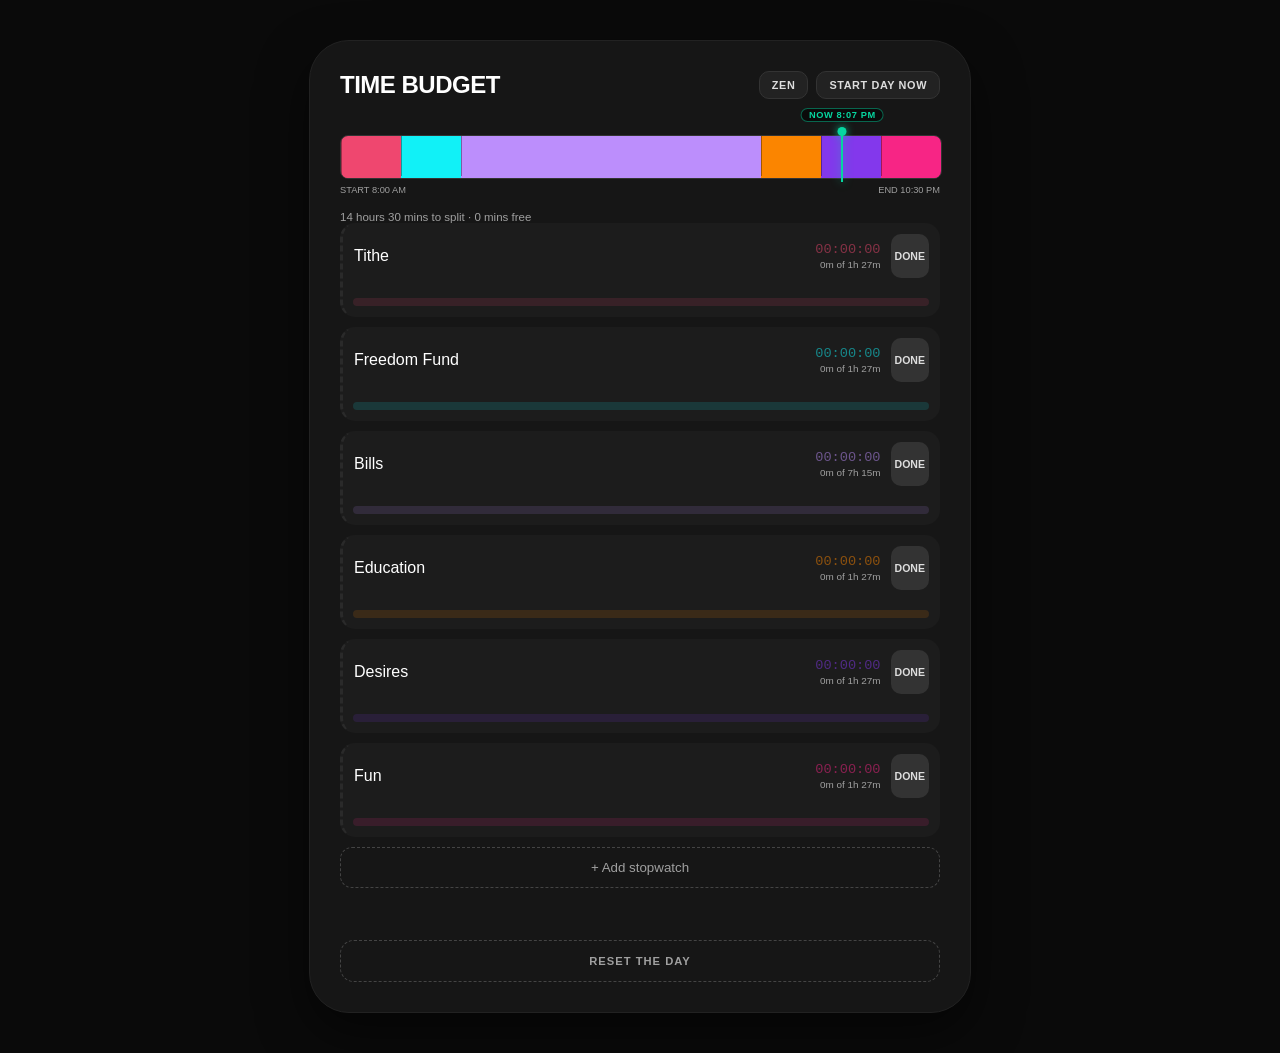
<file: index.html>
<!DOCTYPE html>
<html lang="en">
<head>
    <meta charset="UTF-8">
    <meta name="viewport" content="width=device-width, initial-scale=1.0, maximum-scale=1.0, user-scalable=no">
    <link rel="icon" href="data:image/svg+xml,<svg xmlns='http://www.w3.org/2000/svg' viewBox='0 0 100 100'><circle cx='50' cy='50' r='42' fill='%23161616' stroke='%233a86ff' stroke-width='9'/><line x1='50' y1='50' x2='50' y2='26' stroke='%233a86ff' stroke-width='9' stroke-linecap='round'/><line x1='50' y1='50' x2='68' y2='50' stroke='%233a86ff' stroke-width='9' stroke-linecap='round'/></svg>">
    <title>Overlap Time Budgeter</title>
    <link rel="stylesheet" href="styles.css">
</head>
<body>

<div class="app-container mode-run" id="app">
    <div class="title-row">
        <h1>Time Budget</h1>
        <div class="header-actions">
            <button class="hdr-btn" id="zenBtn" title="Toggle zen focus overlay">Zen</button>
            <button class="hdr-btn" id="startNowBtn" title="Set wake to now, pick an end time, and re-plan the rest of the day">Start day now</button>
        </div>
    </div>

    <!-- Day window: three markers (START / NOW / END) over the wake→bed bar, split
         into colored slices per stopwatch. Tap to edit wake/bed. -->
    <div class="timeline" id="visualizer" role="button" tabindex="0" aria-label="Edit day window" title="Tap to edit wake / bed times">
        <div class="tl-bar">
            <div class="tl-segs" id="tlSegs"></div>
            <div class="tl-now" id="tlNow"><span class="tl-now-dot"></span><span class="tl-now-label" id="tlNowLabel">NOW</span></div>
        </div>
        <div class="tl-markers" id="tlMarkers">
            <span class="tl-marker tl-marker-start" id="tlStartLabel">START</span>
            <span class="tl-marker tl-marker-end" id="tlEndLabel">END</span>
        </div>
    </div>
    <div id="vizCaption" class="viz-caption"></div>

    <div id="percentContainer"></div>
    <button class="btn-add" id="addPercentBtn">+ Add stopwatch</button>

    <div id="warning" class="total-warning">Total percentage exceeds 100%!</div>

    <div class="results-list" id="resultsList"></div>

    <button class="btn-reset" id="resetBtn">Reset the Day</button>
</div>

<div class="toast" id="toast">
    <span id="toastLabel"></span>
    <button id="toastUndo">Undo</button>
</div>

<div class="zen-overlay" id="zenOverlay" aria-hidden="true">
    <div class="zen-content" id="zenContent"></div>
    <button class="zen-exit" id="zenExit" aria-label="Exit zen mode">Exit zen</button>
</div>

<div class="modal-backdrop" id="resetModal" role="dialog" aria-modal="true" aria-labelledby="resetTitle">
    <div class="modal-card">
        <h2 id="resetTitle">Are you ready to start a new day?</h2>
        <p>This zeros every timer and stops anything still running. Your categories and budgets stay put.</p>
        <div class="modal-actions">
            <button class="btn-confirm" id="modalConfirm" aria-label="Hold to start a new day">
                <span class="htc-fill"></span>
                <span class="htc-label">Hold to start new day</span>
            </button>
            <button class="btn-cancel" id="modalCancel">Not yet</button>
        </div>
    </div>
</div>

<div class="modal-backdrop" id="doneModal" role="dialog" aria-modal="true" aria-labelledby="doneTitle">
    <div class="modal-card">
        <h2 id="doneTitle">Mark done</h2>
        <p id="doneSub">How much time did you use? The leftover reflows to your other categories.</p>
        <div class="done-slider-row">
            <input type="range" id="doneSlider" min="0" max="0" step="1" value="0" aria-label="Time used in minutes">
            <span id="doneVal">0 mins</span>
        </div>
        <div class="modal-actions">
            <button class="btn-confirm" id="doneConfirm"><span class="htc-label">Confirm</span></button>
            <button class="btn-cancel" id="doneCancel">Cancel</button>
        </div>
    </div>
</div>

<!-- Start day now: set wake to the current time, pick an end time, re-plan the day -->
<div class="modal-backdrop" id="startNowModal" role="dialog" aria-modal="true" aria-labelledby="startNowTitle">
    <div class="modal-card">
        <h2 id="startNowTitle">Start the day from now</h2>
        <p id="startNowSub">This sets your wake time to now and erases every timer you've already logged today. Your categories and budgets stay.</p>
        <div class="done-slider-row">
            <input type="range" id="startNowSlider" min="0" max="24" step="0.25" value="0" aria-label="End time in hours from now">
            <span id="startNowReadout"></span>
        </div>
        <div class="modal-actions">
            <button class="btn-confirm" id="startNowConfirm"><span class="htc-label">Start day</span></button>
            <button class="btn-cancel" id="startNowCancel">Cancel</button>
        </div>
    </div>
</div>

<!-- Per-category edit bottom-sheet (built dynamically in app.js) -->
<div class="sheet-backdrop" id="editBackdrop" role="dialog" aria-modal="true" aria-labelledby="editTitle">
    <div class="sheet" id="editSheet">
        <div class="sheet-handle"></div>
        <div class="sheet-head">
            <div class="sheet-title" id="editTitle">Edit</div>
            <button class="sheet-close" id="editClose" aria-label="Close edit">✕</button>
        </div>
        <div class="sheet-body" id="editBody"></div>
        <div class="sheet-actions">
            <button class="btn-danger" id="editDelete">Delete category</button>
        </div>
    </div>
</div>

<!-- Day window bottom-sheet (built dynamically in app.js) -->
<div class="sheet-backdrop" id="dayBackdrop" role="dialog" aria-modal="true" aria-labelledby="dayTitle">
    <div class="sheet" id="daySheet">
        <div class="sheet-handle"></div>
        <div class="sheet-head">
            <div class="sheet-title" id="dayTitle">Day Window</div>
            <button class="sheet-close" id="dayClose" aria-label="Close day window">✕</button>
        </div>
        <div class="sheet-body" id="dayBody"></div>
    </div>
</div>

<script src="app.js"></script>

</body>
</html>
</file>
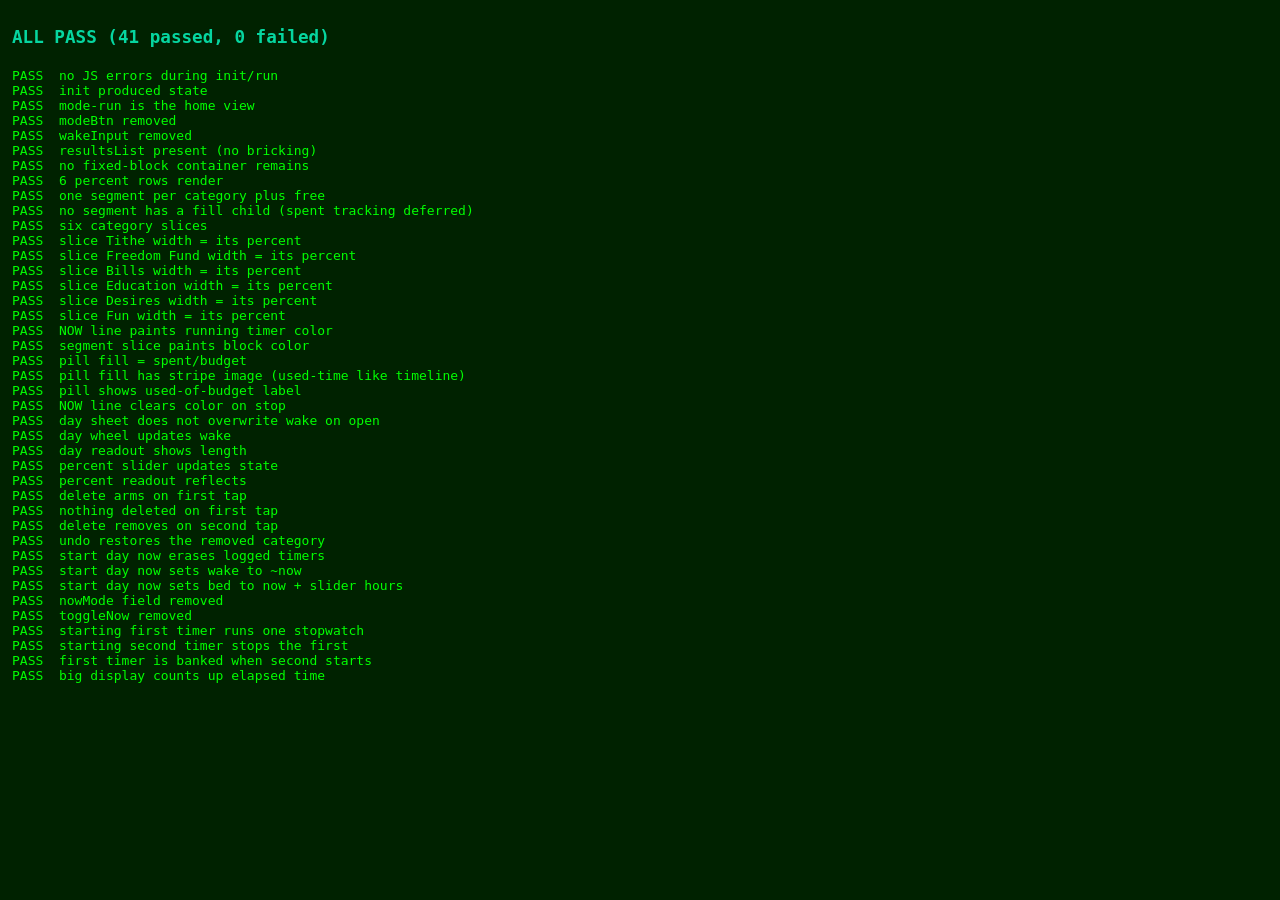
<file: test/harness.html>
<!DOCTYPE html>
<html lang="en">
<head><meta charset="UTF-8"><title>Overlap Budgeter — test harness</title>
<style>
  body { background:#020; color:#0f0; font-family:monospace; white-space:pre-wrap; padding:12px; margin:0; }
  .fail { color:#ff4d4d; }
  .pass { color:#06d6a0; }
  #__summary { font-weight:bold; font-size:1.1rem; margin-bottom:6px; }
</style></head>
<body>
<div id="__summary">running…</div>
<div id="__results"></div>

<!-- The real app, loaded in an iframe. Same-origin so we can reach its globals.
     src is set by the script AFTER wiring the error catcher so init errors are captured. -->
<!-- Laid out but invisible (opacity, not display:none — display:none prevents
     scroll/layout, which breaks the scroll-wheel tests). -->
<iframe id="app" style="position:fixed; top:0; left:0; width:390px; height:844px; opacity:0; z-index:-1; pointer-events:none"></iframe>

<script>
(function(){
  var iframe = document.getElementById('app');
  var results = document.getElementById('__results');
  var summary = document.getElementById('__summary');
  var errors = [];
  var passed = 0, failed = 0;
  function ok(name){ passed++; results.textContent += 'PASS  ' + name + '\n'; }
  function bad(name, why){ failed++; results.textContent += 'FAIL  ' + name + ' :: ' + why + '\n'; }
  function assert(name, cond, why){ cond ? ok(name) : bad(name, why || 'condition false'); }

  // Wire the error catcher on the iframe's window before navigating it, so
  // errors thrown during the app's init() are captured.
  var W = iframe.contentWindow;
  W.addEventListener('error', function(e){
    errors.push((e.message || 'error') + ' @ ' + (e.filename || '').split('/').pop() + ':' + e.lineno);
  });

  iframe.addEventListener('load', function(){
    // The app's top-level let/const (state, segEls) are lexical globals, not on
    // window, so reach them through eval in the iframe's global scope. Function
    // declarations are on window too, but going through eval keeps it uniform.
    var state    = W.eval('state');
    var segEls   = W.eval('segEls');
    var openEditSheet  = W.eval('openEditSheet');
    var closeEditSheet = W.eval('closeEditSheet');
    var openDaySheet   = W.eval('openDaySheet');
    var closeDaySheet   = W.eval('closeDaySheet');
    var updateLive = W.eval('updateLive');
    var nowMs      = W.eval('nowMs');
    var save       = W.eval('save');
    var D = iframe.contentDocument;

    try {
      // 1. Init / run-view home
      assert('no JS errors during init/run', errors.length === 0, errors.join('; '));
      assert('init produced state', state && typeof state === 'object');
      assert('mode-run is the home view', D.getElementById('app').classList.contains('mode-run'));
      assert('modeBtn removed', !D.getElementById('modeBtn'));
      assert('wakeInput removed', !D.getElementById('wakeInput'));
      assert('resultsList present (no bricking)', !!D.getElementById('resultsList'));
      assert('no fixed-block container remains', !D.getElementById('fixedContainer'));
      assert('6 percent rows render', D.querySelectorAll('#percentContainer .category-row').length === 6, D.querySelectorAll('#percentContainer .category-row').length + ' rows');

      // 2. Allocation slices (one per category sized by % of bank, no fill child)
      var segs = D.querySelectorAll('#tlSegs .segment');
      assert('one segment per category plus free', segs.length === 7, segs.length + ' segments');
      var fills = D.querySelectorAll('#tlSegs .segment .segment-fill');
      assert('no segment has a fill child (spent tracking deferred)', fills.length === 0, fills.length + ' fills remain');
      var catSegs = D.querySelectorAll('#tlSegs .segment:not(.free)');
      assert('six category slices', catSegs.length === 6, catSegs.length + ' cat slices');
      state.percent.forEach(function(blk){
        var s = segEls[blk.id];
        var w = parseFloat(s.style.width) || 0;
        assert('slice ' + blk.name + ' width = its percent', Math.abs(w - blk.percent) < 0.01, blk.name + ' w=' + w + ' pct=' + blk.percent);
      });

      // 3. NOW line paints the running timer's color; segment slice paints block color; pill fill reflects spent/budget
      var b = state.percent[0];                 // Tithe, 10% of the wake→bed bank
      var orig = { sa: b.startedAt, bk: b.banked, done: b.done, usedSec: b.usedSec };
      b.banked = 0; b.startedAt = nowMs() - 60 * 1000; b.done = false; b.usedSec = 0;   // 1 minute spent
      updateLive();
      var nowColor = D.getElementById('tlNow').style.getPropertyValue('--now-color');
      assert('NOW line paints running timer color', nowColor === b.color, 'got ' + nowColor);
      var seg = segEls[b.id];
      var segBg = seg.style.backgroundColor;
      // Browsers may normalize hex to rgb(); accept either form.
      assert('segment slice paints block color', segBg !== '' && (segBg === b.color || segBg.replace(/\s/g,'').toLowerCase() === ('rgb(' + [parseInt(b.color.slice(1,3),16), parseInt(b.color.slice(3,5),16), parseInt(b.color.slice(5,7),16)].join(',') + ')').toLowerCase()), 'got ' + segBg + ' vs ' + b.color);
      var budgetSec = W.eval('budgetSecPercent(state.percent[0])');
      var exp = budgetSec > 0 ? (60 / budgetSec) * 100 : 0;   // 1 min / budget
      var row = D.querySelector('.category-row[data-id="' + b.id + '"]');
      var pfW = row.querySelector('.progress-fill').style.width;
      assert('pill fill = spent/budget', Math.abs(parseFloat(pfW) - exp) < 0.01, 'got ' + pfW + ' exp ' + exp);
      assert('pill fill has stripe image (used-time like timeline)', !!row.querySelector('.progress-fill').style.backgroundImage, 'no bg image');
      assert('pill shows used-of-budget label', /of\s/.test(row.querySelector('.td-budget').textContent), 'label="' + row.querySelector('.td-budget').textContent + '"');
      b.startedAt = null; b.banked = 60; b.done = orig.done; b.usedSec = orig.usedSec;
      updateLive();
      assert('NOW line clears color on stop', D.getElementById('tlNow').style.getPropertyValue('--now-color') === '', 'still set');

      // 4. Day sheet must NOT overwrite wake/bed on open
      var wakeBefore = state.wake;
      openDaySheet(); closeDaySheet();
      assert('day sheet does not overwrite wake on open', state.wake === wakeBefore, wakeBefore + ' -> ' + state.wake);

      // 5. Day sheet wheels update wake
      openDaySheet();
      var dayWheels = D.querySelectorAll('#dayBody .wheel');
      dayWheels[0].scrollTop = 6 * 40; dayWheels[0].dispatchEvent(new Event('scroll'));      // wake hour = 6
      dayWheels[1].scrollTop = (30/5) * 40; dayWheels[1].dispatchEvent(new Event('scroll'));  // wake min = 30
      assert('day wheel updates wake', state.wake === '06:30', 'wake=' + state.wake);
      assert('day readout shows length', /to spend/.test(D.querySelector('#dayBody .day-readout').textContent), D.querySelector('#dayBody .day-readout').textContent);
      closeDaySheet();

      // 6. (removed) fixed-block hours wheels no longer exist.

      // 7. Edit percent: slider updates percent
      openEditSheet(state.percent[0]);
      var slider = D.querySelector('#editBody .pct-slider');
      slider.value = 37; slider.dispatchEvent(new Event('input'));
      assert('percent slider updates state', state.percent[0].percent === 37, 'pct=' + state.percent[0].percent);
      assert('percent readout reflects', D.querySelector('#editBody .pct-readout').textContent === '37%', D.querySelector('#editBody .pct-readout').textContent);
      closeEditSheet();

      // 8. Delete is two-tap (armed on first tap)
      var before = state.percent.length;
      openEditSheet(state.percent[0]);
      var del = D.getElementById('editDelete');
      del.click();
      assert('delete arms on first tap', del.textContent.indexOf('again') >= 0, 'text="' + del.textContent + '"');
      assert('nothing deleted on first tap', state.percent.length === before, state.percent.length + ' != ' + before);
      del.click();
      assert('delete removes on second tap', state.percent.length === before - 1, state.percent.length + ' != ' + (before-1));
      closeEditSheet();
      // undo the delete so the full 6 defaults remain for the scenarios below
      W.eval('doUndo()');
      assert('undo restores the removed category', state.percent.length === before, state.percent.length + ' != ' + before);

      // restore Tithe so repeated runs are stable
      b.startedAt = orig.sa; b.banked = orig.bk; save();

      // 9. "Start day now" sets wake to now, bed to now + slider hours, and erases
      // the day's logged timers. Categories and budgets stay. (Replaces the old
      // Plan/Start-from-NOW mode-switch test — that mode was removed.)
      var pct9 = state.percent[0];
      var orig9 = { wake: state.wake, bed: state.bed, banked: pct9.banked, startedAt: pct9.startedAt, done: pct9.done, usedSec: pct9.usedSec };
      pct9.banked = 300; pct9.startedAt = null; pct9.done = false; pct9.usedSec = 0;
      save();
      W.eval('openStartNowModal()');
      W.eval('startNowSliderEl.value = 2');      // end 2 hours from now
      W.eval('confirmStartNow()');
      var nowM9 = W.eval('nowMin()');
      var wakeMin9 = W.eval('timeToMin(state.wake)');
      var bedMin9 = W.eval('timeToMin(state.bed)');
      var expectBed9 = (nowM9 + 120) % 1440;
      assert('start day now erases logged timers', state.percent[0].banked === 0, 'banked=' + state.percent[0].banked);
      assert('start day now sets wake to ~now', Math.abs(wakeMin9 - nowM9) <= 1, wakeMin9 + ' vs ' + nowM9);
      assert('start day now sets bed to now + slider hours', Math.abs(bedMin9 - expectBed9) <= 1, bedMin9 + ' vs ' + expectBed9);
      assert('nowMode field removed', !('nowMode' in state), 'nowMode present');
      assert('toggleNow removed', W.eval('typeof toggleNow') === 'undefined', 'toggleNow still defined');
      // restore so repeated runs and later sections stay stable
      state.wake = orig9.wake; state.bed = orig9.bed;
      pct9.banked = orig9.banked; pct9.startedAt = orig9.startedAt; pct9.done = orig9.done; pct9.usedSec = orig9.usedSec;
      save();
      updateLive();

      // 10. Only one stopwatch may run at a time.
      var f0 = state.percent[0], f1 = state.percent[1];
      var f0Orig = { banked: f0.banked, startedAt: f0.startedAt },
          f1Orig = { banked: f1.banked, startedAt: f1.startedAt };
      f0.banked = 0; f0.startedAt = null; f1.banked = 0; f1.startedAt = null;
      W.eval("toggleBlock(state.percent[0].id)");
      var afterFirst = W.eval('runningBlocks().length');
      assert('starting first timer runs one stopwatch', afterFirst === 1, 'got ' + afterFirst);
      W.eval("toggleBlock(state.percent[1].id)");
      var afterSecond = W.eval('runningBlocks().length');
      assert('starting second timer stops the first', afterSecond === 1, 'got ' + afterSecond);
      assert('first timer is banked when second starts', state.percent[0].startedAt === null, 'still running');
      // stop the remaining timer and restore
      W.eval("toggleBlock(state.percent[1].id)");
      f0.banked = f0Orig.banked; f0.startedAt = f0Orig.startedAt;
      f1.banked = f1Orig.banked; f1.startedAt = f1Orig.startedAt;
      save();

      // 11. Big readout counts up (stopwatch), not down from budget.
      var f = state.percent[0];
      var fOrig2 = { banked: f.banked, startedAt: f.startedAt, percent: f.percent };
      // Size this block to a 30-min budget; with 3 min elapsed, a countdown would show 27.
      var wantPct = 30 / (W.eval('bankHours()') * 60) * 100;
      f.banked = 180; f.startedAt = null; f.percent = wantPct;   // 3 min elapsed, 30 min budget
      updateLive();
      var big = D.querySelector('.category-row[data-id="' + f.id + '"] .td-elapsed').textContent;
      assert('big display counts up elapsed time', /3/.test(big) && !/27/.test(big), 'display="' + big + '"');
      f.banked = fOrig2.banked; f.startedAt = fOrig2.startedAt; f.percent = fOrig2.percent;
      save();
    } catch (e) {
      failed++;
      results.textContent += 'EXC  ' + (e.message || e) + '\n' + (e.stack || '') + '\n';
    }

    summary.textContent = (failed === 0 ? 'ALL PASS' : (failed + ' FAILED')) + ' (' + passed + ' passed, ' + failed + ' failed)';
    summary.className = failed === 0 ? 'pass' : 'fail';
    document.title = failed === 0 ? 'ALL PASS' : (failed + ' FAILED');
  });

  iframe.src = '/index.html';
})();
</script>
</body>
</html>
</file>
<file: styles.css>
:root {
            --bg-color: #0a0a0a;
            --card-bg: #161616;
            --accent-color: #ffffff;
            --text-dim: #a0a0a0;
            --primary-highlight: #3a86ff;
            --danger: #ff4d4d;
            --warn: #ffd166;
            --success: #06d6a0;
            --border-color: #222;
        }

        body {
            background-color: var(--bg-color);
            color: var(--accent-color);
            font-family: -apple-system, BlinkMacSystemFont, "Segoe UI", Roboto, Helvetica, Arial, sans-serif;
            display: flex;
            justify-content: center;
            align-items: flex-start;
            min-height: 100vh;
            margin: 0;
            padding: 40px 20px;
        }

        .app-container {
            width: 100%;
            max-width: 600px;
            background: var(--card-bg);
            padding: 30px;
            border-radius: 40px;
            box-shadow: 0 20px 50px rgba(0,0,0,0.5);
            border: 1px solid var(--border-color);
        }

        /* Title row: h1 + header action buttons (zen / now / mode) */
        .title-row {
            display: flex;
            align-items: center;
            justify-content: space-between;
            gap: 12px;
            margin-bottom: 2rem;
        }
        h1 {
            font-weight: 600;
            font-size: 1.5rem;
            letter-spacing: -0.5px;
            margin: 0;
            text-align: center;
            text-transform: uppercase;
        }
        .header-actions { display: flex; gap: 8px; }
        .hdr-btn {
            background: #222; border: 1px solid #333; color: #ddd;
            padding: 7px 12px; border-radius: 10px; cursor: pointer;
            font-size: 0.68rem; text-transform: uppercase; letter-spacing: 0.6px; font-weight: 700;
            transition: background .2s, color .2s, border-color .2s, transform .12s;
        }
        .hdr-btn:hover { border-color: var(--primary-highlight); color: #fff; }
        .hdr-btn:active { transform: scale(0.96); }
        .hdr-btn:focus-visible { outline: 2px solid var(--primary-highlight); outline-offset: 2px; }

        .section-label {
            color: var(--text-dim);
            font-size: 0.7rem;
            text-transform: uppercase;
            margin: 32px 0 14px 0;
            letter-spacing: 1px;
            display: block;
            border-bottom: 1px solid #3a3a3a;
            padding-bottom: 5px;
        }

        .input-group { margin-bottom: 28px; }

        /* Day window: wake / bed time inputs + derived day-length readout */
        .day-window-row {
            display: flex;
            align-items: center;
            gap: 12px;
            flex-wrap: wrap;
        }
        .time-field {
            display: flex;
            flex-direction: column;
            gap: 4px;
            flex: 1;
            min-width: 110px;
        }
        .time-field-label {
            color: var(--text-dim);
            font-size: 0.62rem;
            text-transform: uppercase;
            letter-spacing: 1px;
        }
        .day-length {
            color: var(--success);
            font-size: 0.78rem;
            font-weight: 600;
            white-space: nowrap;
            margin-left: auto;
            align-self: flex-end;
            padding-bottom: 12px;
        }
        input[type="time"] {
            width: 100%;
            background: #222;
            border: 1px solid #333;
            color: white;
            padding: 12px;
            border-radius: 12px;
            font-size: 1rem;
            box-sizing: border-box;
            outline: none;
            transition: border 0.3s;
            color-scheme: dark;
        }
        input[type="time"]:focus { border-color: var(--primary-highlight); }

        input[type="text"], input[type="number"] {
            width: 100%;
            background: #222;
            border: 1px solid #333;
            color: white;
            padding: 12px;
            border-radius: 12px;
            font-size: 1rem;
            box-sizing: border-box;
            outline: none;
            transition: border 0.3s;
        }
        input:focus { border-color: var(--primary-highlight); }

        /* Multitask toggle */
        .toggle-row {
            display: flex;
            align-items: center;
            gap: 10px;
            margin: -8px 0 6px 2px;
        }
        .switch { position: relative; display: inline-block; width: 38px; height: 22px; flex: none; }
        .switch input { opacity: 0; width: 0; height: 0; }
        .switch .track {
            position: absolute; inset: 0; cursor: pointer;
            background: #333; border-radius: 22px; transition: background .25s;
        }
        .switch .track::before {
            content: ""; position: absolute; height: 16px; width: 16px; left: 3px; top: 3px;
            background: #aaa; border-radius: 50%; transition: transform .25s, background .25s;
        }
        .switch input:checked + .track { background: var(--primary-highlight); }
        .switch input:checked + .track::before { transform: translateX(16px); background: #fff; }
        .toggle-label { color: var(--text-dim); font-size: 0.78rem; }

        /* ROW STYLES */
        .category-row {
            display: grid;
            grid-template-columns: 1.6fr 0.9fr 1.35fr 84px 40px;
            gap: 10px;
            align-items: center;
            margin-bottom: 10px;
            padding: 10px;
            border-radius: 15px;
            background: #1c1c1c;
            transition: background 0.3s ease, border-color 0.3s ease, box-shadow 0.3s ease;
            border: 1px solid transparent;
            border-left: 3px solid #3a3a3a;
        }
        .category-row.is-percent { border-left: 3px dashed #2a2a2a; }
        .category-row.done { opacity: 0.62; }
        .segment.done { opacity: 0.5; }
        .category-row.active { background: #222; }
        .category-row.alarm { animation: alarmPulse 0.9s infinite; }

        @keyframes alarmPulse {
            0%, 100% { box-shadow: 0 0 0 0 rgba(255,77,77,0); }
            50% { box-shadow: 0 0 0 4px rgba(255,77,77,0.55); border-left-color: var(--danger); }
        }

        /* Per-row progress bar: the fill IS the block's own color and grows with elapsed time.
           The unfilled track is a faded tint of that same color. */
        .progress {
            grid-column: 1 / -1;
            height: 8px;
            margin-top: 10px;
            border-radius: 6px;
            background: rgba(255,255,255,0.06);
            overflow: hidden;
        }
        .progress-fill {
            height: 100%;
            width: 0%;
            border-radius: 6px;
            transition: width 0.3s linear, background-color 0.3s ease;
        }

        .timer-display {
            display: flex;
            flex-direction: column;
            align-items: flex-end;
            text-align: right;
            line-height: 1.15;
        }
        .td-elapsed {
            font-family: 'Courier New', Courier, monospace;
            font-size: 0.85rem;
            color: var(--primary-highlight);
            transition: color 0.4s ease, opacity 0.25s ease;
        }
        .td-budget {
            font-size: 0.62rem;
            color: var(--text-dim);
            margin-top: 1px;
        }
        .category-row:not(.active) .td-elapsed { opacity: 0.5; }
        .category-row.active .td-elapsed { font-weight: 700; }

        .btn-timer {
            background: #333;
            border: none;
            color: white;
            min-height: 44px;
            padding: 10px 6px;
            border-radius: 10px;
            cursor: pointer;
            font-size: 0.78rem;
            text-transform: uppercase;
            font-weight: bold;
            transition: background 0.25s, color 0.25s;
        }
        .btn-timer.running { background: var(--accent-color); color: #111; }

        /* Done button: declare time used and reflow the leftover to the other
           categories. Visible in run mode too, so it stays the one explicit
           "I'm finished" action. */
        .btn-done {
            background: #333; border: none; color: #ddd;
            min-height: 44px; padding: 10px 4px; border-radius: 10px;
            cursor: pointer; font-size: 0.66rem; text-transform: uppercase;
            font-weight: bold; transition: background 0.25s, color 0.25s;
        }
        .btn-done:hover { background: #3a3a3a; color: #fff; }
        .btn-done.done { background: var(--success); color: #0a0a0a; }

        .btn-add {
            width: 100%;
            background: transparent;
            border: 1px dashed #444;
            color: var(--text-dim);
            padding: 12px;
            border-radius: 12px;
            cursor: pointer;
            margin-bottom: 20px;
            transition: all 0.3s;
        }
        .btn-add:hover { border-color: white; color: white; }

        .btn-remove {
            background: transparent;
            border: none;
            color: #6e6e6e;
            cursor: pointer;
            font-size: 1.2rem;
        }
        .btn-remove:hover { color: var(--danger); }

        /* VISUALIZER → wall-clock timeline (wake → bed) */
        .timeline {
            margin-top: 36px;
            width: 100%;
            position: relative;
        }
        .tl-bar {
            position: relative;
            height: 42px;
            width: 100%;
            background: #222;
            border: 1px solid #333;
            border-radius: 8px;
        }
        /* Layers inside the bar. The segs layer is absolute inset:0 and clips its
           children to the rounded bar; the NOW line is a sibling with overflow
           visible so its dot/label can sit just outside the bar. */
        .tl-segs {
            position: absolute; inset: 0;
            overflow: hidden;
            border-radius: 7px;
            z-index: 2;
        }
        .segment {
            position: absolute;
            top: 0; bottom: 0;
            box-sizing: border-box;
            box-shadow: inset 1px 0 0 rgba(0,0,0,0.35);
            transition: width 0.5s cubic-bezier(0.4, 0, 0.2, 1), left 0.5s cubic-bezier(0.4, 0, 0.2, 1), background-color 0.6s ease, border-color 0.4s ease;
        }
        .segment.free {
            background: repeating-linear-gradient(45deg, #2a2a2a, #2a2a2a 4px, #232323 4px, #232323 8px) !important;
        }
        /* NOW marker: a vertical line + pulsing dot + label. It paints itself in the
           color of the running stopwatch (--now-color, set inline on #tlNow);
           green when nothing is running. color-mix derives the translucent glows. */
        .tl-now {
            position: absolute;
            top: -4px; bottom: -4px;
            width: 2px;
            background: var(--now-color, var(--success));
            transform: translateX(-50%);
            box-shadow: 0 0 10px color-mix(in srgb, var(--now-color, var(--success)) 65%, transparent);
            z-index: 6;
            transition: left 0.5s cubic-bezier(0.4, 0, 0.2, 1), background-color 0.4s ease, box-shadow 0.4s ease;
        }
        .tl-now-dot {
            position: absolute;
            top: -5px; left: 50%;
            width: 9px; height: 9px;
            transform: translateX(-50%);
            border-radius: 50%;
            background: var(--now-color, var(--success));
            box-shadow: 0 0 8px color-mix(in srgb, var(--now-color, var(--success)) 85%, transparent);
            animation: nowPulse 1.4s infinite;
        }
        .tl-now-label {
            position: absolute;
            top: -24px; left: 50%;
            transform: translateX(-50%);
            white-space: nowrap;
            font-size: 0.58rem;
            font-weight: 700;
            letter-spacing: 0.6px;
            color: var(--now-color, var(--success));
            background: #0a0a0a;
            padding: 1px 7px;
            border-radius: 8px;
            border: 1px solid color-mix(in srgb, var(--now-color, var(--success)) 45%, transparent);
        }
        /* Keep the NOW label inside the card at the very edges of the day. */
        .tl-now-label.edge-left { left: 0; transform: none; }
        .tl-now-label.edge-right { left: auto; right: 0; transform: none; }
        @keyframes nowPulse {
            0%, 100% { box-shadow: 0 0 6px color-mix(in srgb, var(--now-color, var(--success)) 60%, transparent); transform: translateX(-50%) scale(1); }
            50%      { box-shadow: 0 0 12px var(--now-color, var(--success));  transform: translateX(-50%) scale(1.25); }
        }
        /* START / END markers beneath the bar (NOW's label sits above the bar). */
        .tl-markers {
            position: relative;
            height: 18px;
            margin-top: 6px;
            width: 100%;
        }
        .tl-marker {
            position: absolute;
            top: 0;
            font-size: 0.58rem;
            color: var(--text-dim);
            white-space: nowrap;
        }
        .tl-marker-start { left: 0; transform: none; }
        .tl-marker-end { right: 0; transform: none; }

        .results-list { margin-top: 16px; }
        .result-item {
            display: flex;
            justify-content: space-between;
            gap: 12px;
            padding: 8px 0;
            border-bottom: 1px solid #1a1a1a;
            font-size: 0.8rem;
        }
        .result-item:last-child { border-bottom: none; }
        .result-item span:last-child { text-align: right; white-space: nowrap; }
        .result-item.free-row span:first-child { font-weight: 600; }
        .time-val { font-weight: bold; color: var(--primary-highlight); }

        .total-warning {
            color: var(--danger);
            font-size: 0.8rem;
            text-align: center;
            margin-top: 10px;
            display: none;
        }
        .section-caption { color: var(--text-dim); font-size: 0.72rem; margin: -6px 0 10px 2px; }
        .viz-caption { color: var(--text-dim); font-size: 0.72rem; margin-top: 8px; }

        /* Undo / message toast */
        .toast {
            position: fixed; bottom: 24px; left: 50%;
            transform: translateX(-50%) translateY(20px);
            background: #222; border: 1px solid #333; color: #fff;
            padding: 12px 18px; border-radius: 14px;
            display: flex; gap: 16px; align-items: center;
            opacity: 0; pointer-events: none;
            transition: opacity .25s, transform .25s;
            z-index: 50; box-shadow: 0 10px 30px rgba(0,0,0,.6);
        }
        .toast.show { opacity: 1; transform: translateX(-50%) translateY(0); pointer-events: auto; }
        #toastUndo {
            background: var(--primary-highlight); border: none; color: #fff;
            padding: 6px 12px; border-radius: 8px; cursor: pointer;
            font-weight: bold; font-size: .8rem;
        }
        #toastUndo.hidden { display: none; }

        /* Reset the day */
        .btn-reset {
            width: 100%;
            background: transparent;
            border: 1px dashed #444;
            color: var(--text-dim);
            padding: 14px;
            border-radius: 14px;
            cursor: pointer;
            margin-top: 32px;
            font-size: 0.7rem;
            text-transform: uppercase;
            letter-spacing: 1px;
            font-weight: bold;
            transition: border-color 0.3s, color 0.3s, background 0.3s;
        }
        .btn-reset:hover { border-color: var(--danger); color: var(--danger); background: rgba(255,77,77,0.05); }
        .btn-reset:focus-visible { outline: 2px solid var(--primary-highlight); outline-offset: 2px; }

        /* Confirmation modal */
        .modal-backdrop {
            position: fixed; inset: 0;
            background: rgba(0,0,0,0.6);
            backdrop-filter: blur(4px);
            -webkit-backdrop-filter: blur(4px);
            display: flex; align-items: center; justify-content: center;
            padding: 20px;
            opacity: 0; pointer-events: none;
            transition: opacity 0.25s ease;
            z-index: 100;
        }
        .modal-backdrop.show { opacity: 1; pointer-events: auto; }
        .modal-card {
            background: var(--card-bg);
            border: 1px solid #333;
            border-radius: 28px;
            padding: 32px;
            max-width: 380px; width: 100%;
            box-shadow: 0 30px 80px rgba(0,0,0,0.7);
            transform: scale(0.96);
            transition: transform 0.25s cubic-bezier(0.2,0.8,0.2,1);
            text-align: center;
        }
        .modal-backdrop.show .modal-card { transform: scale(1); }
        .modal-card h2 {
            font-size: 1.25rem; font-weight: 600;
            letter-spacing: -0.3px; margin: 0 0 12px 0;
            text-transform: none; line-height: 1.3;
        }
        .modal-card p {
            color: var(--text-dim); font-size: 0.85rem;
            line-height: 1.5; margin: 0 0 24px 0;
        }
        .modal-actions { display: flex; flex-direction: column; gap: 10px; }
        .btn-cancel {
            width: 100%; background: #222; border: 1px solid #333;
            color: #fff; padding: 14px; border-radius: 14px;
            cursor: pointer; font-size: 0.8rem; font-weight: 600;
            transition: background 0.25s;
        }
        .btn-cancel:hover { background: #2a2a2a; }
        .btn-cancel:focus-visible { outline: 2px solid var(--primary-highlight); outline-offset: 2px; }

        /* Hold-to-confirm: deliberate, can't be clicked through by accident */
        .btn-confirm {
            position: relative; width: 100%;
            background: #1a1a1a; border: 1px solid var(--danger);
            color: #fff; padding: 14px; border-radius: 14px;
            cursor: pointer; font-size: 0.8rem; font-weight: 700;
            overflow: hidden;
            transition: border-color 0.3s, background 0.3s;
            -webkit-user-select: none; user-select: none;
            touch-action: none;
        }
        .btn-confirm:hover { background: #202020; }
        .btn-confirm:focus-visible { outline: 2px solid var(--primary-highlight); outline-offset: 2px; }
        .btn-confirm .htc-fill {
            position: absolute; top: 0; bottom: 0; left: 0; width: 0;
            background: var(--danger); opacity: 0.22;
            transition: width 1.3s linear;
        }
        .btn-confirm.holding .htc-fill { width: 100%; }
        .btn-confirm.complete { border-color: var(--success); background: rgba(6,214,160,0.12); }
        .btn-confirm.complete .htc-fill { background: var(--success); opacity: 0.25; }
        .btn-confirm .htc-label { position: relative; }

        /* Done slider modal (percent categories): plain click confirm, not hold-to-confirm. */
        .done-slider-row { display: flex; align-items: center; gap: 14px; margin: 0 0 24px; }
        #doneSlider { flex: 1; accent-color: var(--primary-highlight); cursor: pointer; }
        #doneVal { min-width: 72px; text-align: right; color: var(--text-dim); font-size: 0.85rem; }
        #startNowReadout { min-width: 150px; text-align: right; color: var(--text-dim); font-size: 0.85rem; white-space: nowrap; }
        #doneConfirm { border-color: var(--primary-highlight); }
        #doneConfirm:hover { background: rgba(58,134,255,0.14); }

        /* ── RUN MODE: the home view. Strips editing UI; rows are name | remaining | Done + progress.
           Editing happens in the hold-to-edit bottom-sheet, not inline. ── */
        .app-container.mode-run .section-label,
        .app-container.mode-run .results-list,
        .app-container.mode-run .total-warning { display: none !important; }
        .app-container.mode-run .category-row {
            grid-template-columns: 1fr auto auto;
            cursor: pointer;
        }
        .app-container.mode-run .category-row input[type="number"],
        .app-container.mode-run .category-row input[type="time"],
        .app-container.mode-run .category-row .btn-timer,
        .app-container.mode-run .category-row .btn-remove { display: none; }
        .app-container.mode-run .category-row input[type="text"] {
            pointer-events: none;
            background: transparent;
            border-color: transparent;
            padding-left: 0;
        }
        .app-container.mode-run .category-row:active { transform: scale(0.985); }
        /* Sustained cue while a long-press is being captured (before the edit sheet opens). */
        .app-container.mode-run .category-row.holding { background: #242424; transform: scale(0.985); }
        .app-container.mode-run .category-row:focus-visible { outline: 2px solid var(--primary-highlight); outline-offset: 2px; }

        /* ── ZEN MODE: calm full-screen focus on the running timer(s) ── */
        .zen-overlay {
            position: fixed; inset: 0;
            background: rgba(8,8,8,0.93);
            backdrop-filter: blur(12px);
            -webkit-backdrop-filter: blur(12px);
            display: flex; flex-direction: column;
            align-items: center; justify-content: center;
            gap: 48px; padding: 40px 24px;
            opacity: 0; pointer-events: none;
            transition: opacity 0.4s ease;
            z-index: 200;
        }
        .zen-overlay.show { opacity: 1; pointer-events: auto; }
        .zen-content {
            display: flex; flex-wrap: wrap;
            align-items: center; justify-content: center;
            gap: 56px; width: 100%; max-width: 920px;
        }
        .zen-card {
            display: flex; flex-direction: column; align-items: center;
            min-width: 220px;
            border-top: 3px solid #333;
            padding-top: 20px;
        }
        .zen-name {
            color: var(--text-dim);
            font-size: 0.78rem; text-transform: uppercase; letter-spacing: 2.5px;
            margin-bottom: 20px; text-align: center; max-width: 320px;
        }
        .zen-time {
            font-family: 'Courier New', Courier, monospace;
            font-size: clamp(2.8rem, 11vw, 6.5rem);
            font-weight: 700; line-height: 1;
            transition: color 0.4s ease;
        }
        .zen-sub {
            color: var(--text-dim); font-size: 0.72rem; margin-top: 12px;
            letter-spacing: 1.5px; text-transform: uppercase;
        }
        .zen-progress {
            width: 100%; max-width: 320px; height: 4px;
            margin-top: 26px; border-radius: 4px;
            background: rgba(255,255,255,0.06); overflow: hidden;
        }
        .zen-progress-fill {
            height: 100%; width: 0%; border-radius: 4px;
            transition: width 0.3s linear, background-color 0.3s ease;
        }
        .zen-card.alarm .zen-time { animation: zenFlash 1s infinite; }
        @keyframes zenFlash { 0%, 100% { opacity: 1; } 50% { opacity: 0.35; } }
        .zen-empty { color: var(--text-dim); font-size: 0.95rem; letter-spacing: 1.5px; }
        .zen-exit {
            background: transparent; border: 1px solid #333; color: var(--text-dim);
            padding: 10px 24px; border-radius: 30px; cursor: pointer;
            font-size: 0.68rem; text-transform: uppercase; letter-spacing: 2px; font-weight: 600;
            transition: border-color 0.25s, color 0.25s;
        }
        .zen-exit:hover { border-color: var(--primary-highlight); color: #fff; }
        .zen-exit:focus-visible { outline: 2px solid var(--primary-highlight); outline-offset: 2px; }

        /* Zen button lights up while zen is active */
        .hdr-btn.active { background: var(--primary-highlight); color: #fff; border-color: var(--primary-highlight); }

        /* Mobile expand chevron — hidden on desktop and in run mode; shown only
           inside the mobile media query for edit-mode rows. */
        .chevron { display: none; }

        @media (max-width: 520px) {
            .app-container { padding: 22px; border-radius: 28px; }

            /* Edit mode: each row becomes a compact summary (name · readout · chevron)
               that expands on tap to reveal the secondary fields at full size.
               Run mode keeps its grid (name | display | Done) and whole-row tap. */
            .app-container:not(.mode-run) .category-row {
                display: flex; flex-wrap: wrap; gap: 8px 10px; align-items: center;
            }
            /* Line 1 (always visible): name grows to fill, timer readout + chevron right. */
            .app-container:not(.mode-run) .category-row > input[type="text"] {
                flex: 1 1 auto; min-width: 0; order: 1;
            }
            .app-container:not(.mode-run) .category-row .timer-display { flex: 0 0 auto; order: 1; }
            .app-container:not(.mode-run) .chevron {
                display: inline-flex; align-items: center; justify-content: center;
                flex: 0 0 36px; min-height: 40px; order: 2;
                background: transparent; border: 1px solid #333; color: var(--text-dim);
                border-radius: 9px; cursor: pointer; font-size: 0.85rem;
                transition: transform 0.2s ease, color 0.2s ease, border-color 0.2s ease;
            }
            .app-container:not(.mode-run) .chevron:hover { color: #fff; border-color: #444; }
            .app-container:not(.mode-run) .category-row.expanded .chevron { transform: rotate(180deg); }

            /* Secondary fields: hidden while collapsed. */
            .app-container:not(.mode-run) .category-row > input[type="time"],
            .app-container:not(.mode-run) .category-row > input[type="number"],
            .app-container:not(.mode-run) .category-row .btn-timer,
            .app-container:not(.mode-run) .category-row .btn-done,
            .app-container:not(.mode-run) .category-row .btn-remove { display: none; }

            /* …revealed below when expanded. Inputs share a line; buttons share the next. */
            .app-container:not(.mode-run) .category-row.expanded > input[type="time"],
            .app-container:not(.mode-run) .category-row.expanded > input[type="number"] {
                display: block; flex: 1 1 45%; min-width: 0; order: 3;
            }
            .app-container:not(.mode-run) .category-row.is-percent.expanded > input[type="number"] {
                flex: 1 1 100%;   /* percent rows have only the % input on this line */
            }
            .app-container:not(.mode-run) .category-row.expanded .btn-timer {
                display: flex; flex: 1 1 50%; min-height: 44px; order: 4;
                align-items: center; justify-content: center;
            }
            .app-container:not(.mode-run) .category-row.expanded .btn-done {
                display: flex; flex: 0 0 76px; min-height: 44px; order: 4;
                align-items: center; justify-content: center;
            }
            .app-container:not(.mode-run) .category-row.expanded .btn-remove {
                display: flex; flex: 0 0 44px; min-height: 44px; order: 4;
                align-items: center; justify-content: center;
            }

            /* Progress bar always full-width, last. */
            .app-container:not(.mode-run) .category-row .progress { flex: 1 1 100%; order: 99; margin-top: 4px; }

            .td-elapsed { font-size: 0.8rem; }
            .td-budget { font-size: 0.58rem; }
            .day-length { margin: 0; padding: 0; align-self: center; }
        }
        @media (prefers-reduced-motion: reduce) {
            .category-row.alarm { animation: none; }
            .tl-now-dot { animation: none; }
            .progress-fill { transition: width 0.3s linear !important; }
            .segment, .tl-now { transition: width 0.3s linear, left 0.3s linear !important; }
        }

        /* ── Timeline as the Day Window header (tap to edit wake/bed) ── */
        #visualizer { cursor: pointer; -webkit-tap-highlight-color: transparent; }
        #visualizer:active .tl-bar { transform: scale(0.992); }
        .tl-bar { transition: transform 0.15s ease; }
        .viz-caption { cursor: pointer; }

        /* ── Bottom sheets (per-category edit + day window) ── */
        .sheet-backdrop {
            position: fixed; inset: 0;
            background: rgba(0,0,0,0.55);
            backdrop-filter: blur(4px); -webkit-backdrop-filter: blur(4px);
            opacity: 0; pointer-events: none;
            transition: opacity 0.25s ease;
            z-index: 160;
            display: flex; align-items: flex-end; justify-content: center;
        }
        .sheet-backdrop.show { opacity: 1; pointer-events: auto; }
        .sheet {
            background: var(--card-bg);
            border: 1px solid #333; border-bottom: none;
            border-top-left-radius: 26px; border-top-right-radius: 26px;
            width: 100%; max-width: 600px;
            max-height: 92vh; overflow-y: auto; overscroll-behavior: contain;
            padding: 6px 22px 30px;
            box-shadow: 0 -24px 50px rgba(0,0,0,0.6);
            transform: translateY(100%);
            transition: transform 0.32s cubic-bezier(0.2, 0.8, 0.2, 1);
        }
        .sheet-backdrop.show .sheet { transform: translateY(0); }
        .sheet-handle {
            width: 42px; height: 5px; border-radius: 3px; background: #3a3a3a;
            margin: 10px auto 4px;
        }
        .sheet-head {
            display: flex; align-items: center; justify-content: space-between;
            margin: 8px 0 14px;
        }
        .sheet-title { font-size: 1.1rem; font-weight: 600; letter-spacing: -0.3px; }
        .sheet-close {
            background: #222; border: 1px solid #333; color: #aaa;
            width: 34px; height: 34px; border-radius: 50%; cursor: pointer;
            font-size: 0.85rem; line-height: 1;
            transition: background 0.2s, color 0.2s, border-color 0.2s;
        }
        .sheet-close:hover { color: #fff; border-color: #444; }
        .sheet-close:focus-visible { outline: 2px solid var(--primary-highlight); outline-offset: 2px; }
        .sheet-body { display: flex; flex-direction: column; gap: 18px; }
        .sheet-field { display: flex; flex-direction: column; gap: 8px; }
        .sheet-label {
            color: var(--text-dim); font-size: 0.66rem; text-transform: uppercase;
            letter-spacing: 1px;
        }
        .sheet-input {
            width: 100%; box-sizing: border-box;
            background: #222; border: 1px solid #333; color: #fff;
            padding: 13px; border-radius: 12px; font-size: 1rem; outline: none;
            transition: border 0.25s;
        }
        .sheet-input:focus { border-color: var(--primary-highlight); }
        .sheet-actions { margin-top: 8px; }

        /* ── Scroll wheels (hours / minutes) ── */
        .wheel-pair { display: flex; gap: 18px; }
        .wheel-group { display: flex; flex-direction: column; gap: 6px; flex: 1; min-width: 0; }
        .wheel-wrap { position: relative; flex: 1; }
        .wheel {
            height: 200px; overflow-y: scroll;
            scroll-snap-type: y mandatory;
            -webkit-overflow-scrolling: touch;
            overscroll-behavior: contain;
            scrollbar-width: none;
            mask-image: linear-gradient(to bottom, transparent 0%, #000 26%, #000 74%, transparent 100%);
            -webkit-mask-image: linear-gradient(to bottom, transparent 0%, #000 26%, #000 74%, transparent 100%);
        }
        .wheel::-webkit-scrollbar { display: none; }
        .wheel-item {
            height: 40px; min-height: 40px;
            scroll-snap-align: center;
            display: flex; align-items: center; justify-content: center;
            font-size: 1.25rem; font-weight: 600;
            color: #5a5a5a; transition: color 0.15s;
        }
        .wheel-item.wheel-spacer { scroll-snap-align: none; }
        .wheel-band {
            position: absolute; top: 50%; left: 0; right: 0; height: 40px;
            transform: translateY(-50%);
            border-top: 1px solid #333; border-bottom: 1px solid #333;
            background: rgba(58,134,255,0.07);
            border-radius: 8px; pointer-events: none;
        }

        /* ── Percent slider ── */
        .pct-readout {
            font-size: 2.2rem; font-weight: 700; text-align: center;
            color: var(--primary-highlight); line-height: 1;
            margin-bottom: 4px;
        }
        .pct-slider { width: 100%; accent-color: var(--primary-highlight); cursor: pointer; height: 36px; }

        /* Day window sheet extras */
        .day-readout {
            text-align: center; color: var(--success); font-weight: 600;
            font-size: 0.9rem; margin-top: -4px;
        }
        .toggle-field { flex-direction: row; align-items: center; gap: 12px; flex-wrap: wrap; }
        .toggle-field .toggle-label { flex: 1; min-width: 0; }

        .btn-danger {
            width: 100%; background: transparent;
            border: 1px solid var(--danger); color: var(--danger);
            padding: 13px; border-radius: 12px; cursor: pointer;
            font-size: 0.78rem; text-transform: uppercase; letter-spacing: 0.6px; font-weight: 700;
            transition: background 0.2s, color 0.2s;
        }
        .btn-danger:hover { background: rgba(255,77,77,0.1); }
        .btn-danger:focus-visible { outline: 2px solid var(--primary-highlight); outline-offset: 2px; }
        .btn-danger.armed { background: rgba(255,77,77,0.16); border-color: var(--danger); color: #fff; }

        @media (max-width: 520px) {
            /* Run view is always on; rows keep the clean run grid on mobile too. */
            .app-container.mode-run .category-row { grid-template-columns: 1fr auto auto; gap: 8px; }
            .td-elapsed { font-size: 0.82rem; }
            .sheet { padding: 6px 18px 26px; }
            .wheel-pair { gap: 14px; }
            .wheel-item { font-size: 1.15rem; }
        }
</file>
